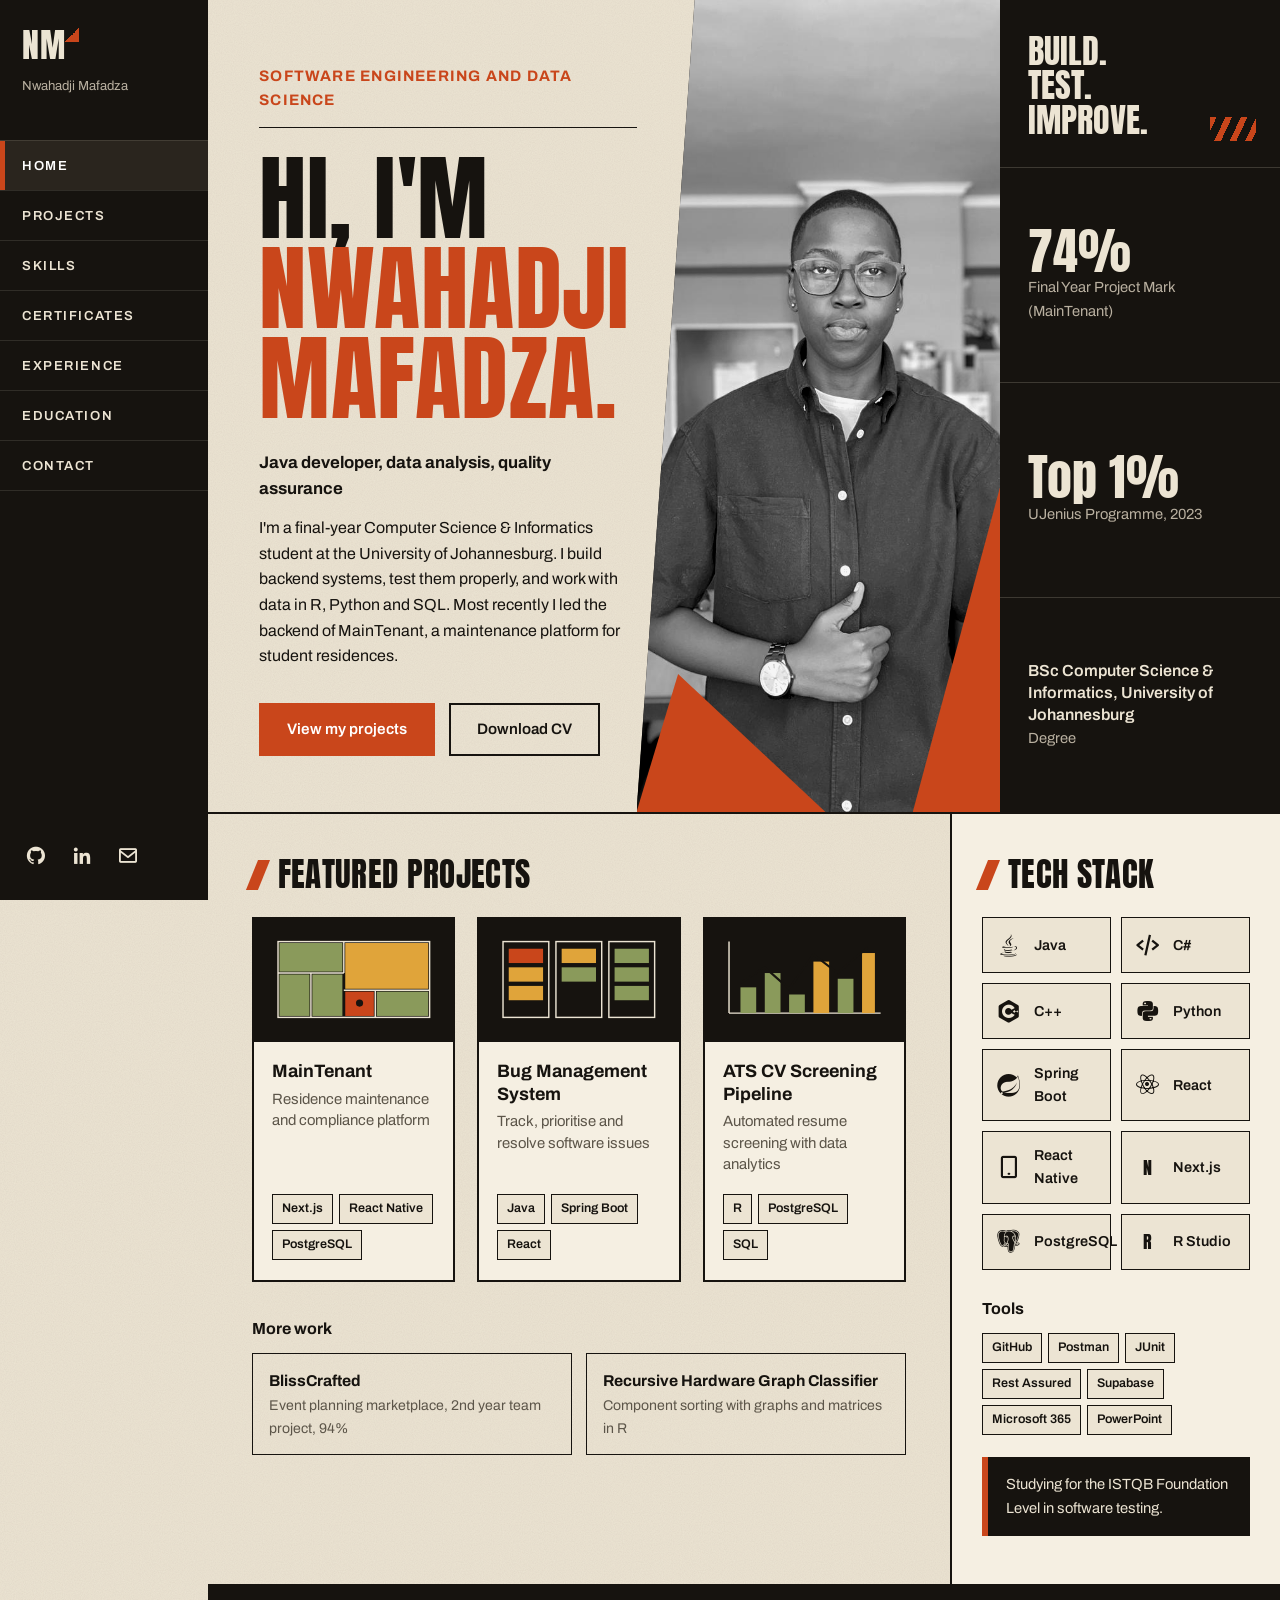
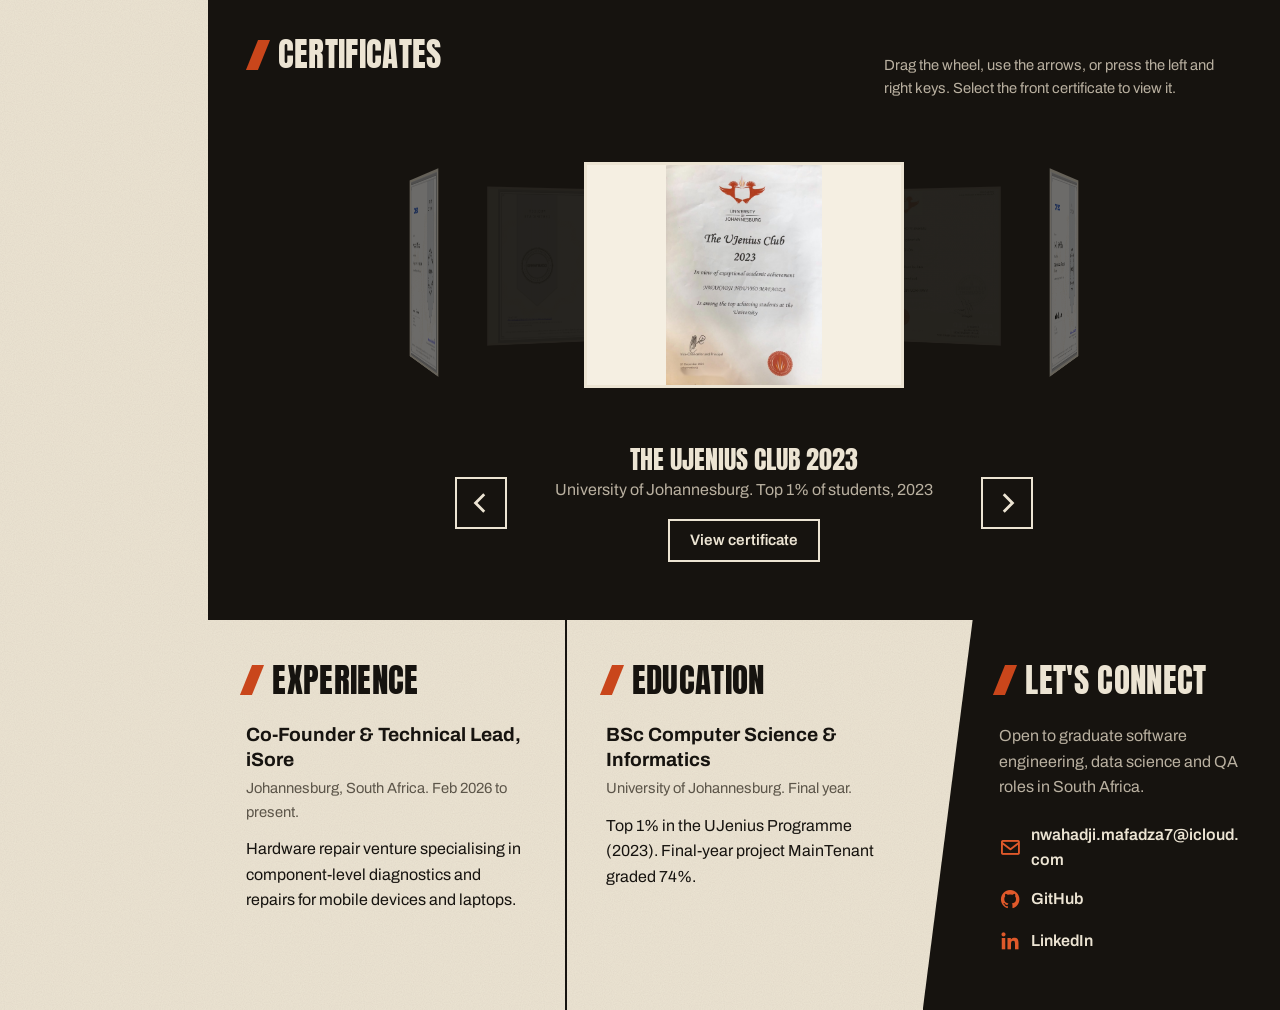
<file: index.html>
<!DOCTYPE html>
<html lang="en">
<head>
    <meta charset="UTF-8">
    <meta name="viewport" content="width=device-width, initial-scale=1.0">
    <title>Nwahadji Mafadza | Software Engineering and Data Science</title>
    <meta name="description" content="Final-year Computer Science & Informatics student at the University of Johannesburg. Java developer, backend lead on MainTenant, with data analysis and QA experience.">
    <link rel="preconnect" href="https://fonts.googleapis.com">
    <link rel="preconnect" href="https://fonts.gstatic.com" crossorigin>
    <link href="https://fonts.googleapis.com/css2?family=Anton&family=Archivo:wght@400;500;600;700&display=swap" rel="stylesheet">
    <link href="https://unpkg.com/boxicons@2.1.4/css/boxicons.min.css" rel="stylesheet">
    <link rel="stylesheet" href="css/style.css">
</head>
<body>
    <a class="skip-link" href="#main">Skip to content</a>

    <!-- ============ Navigation rail ============ -->
    <header class="rail" id="rail">
        <div class="rail-top">
            <a class="brand" href="#home" aria-label="Nwahadji Mafadza, home">
                <span class="brand-mark">NM</span>
                <span class="brand-name">Nwahadji Mafadza</span>
            </a>
            <button class="rail-toggle" id="railToggle" aria-expanded="false" aria-controls="railNav" aria-label="Open menu">
                <span></span><span></span><span></span>
            </button>
        </div>

        <nav class="rail-nav" id="railNav" aria-label="Sections">
            <a href="#home" class="active">Home</a>
            <a href="#projects">Projects</a>
            <a href="#skills">Skills</a>
            <a href="#certificates">Certificates</a>
            <a href="#experience">Experience</a>
            <a href="#education">Education</a>
            <a href="#contact">Contact</a>
        </nav>

        <div class="rail-social">
            <a href="https://github.com/HJ-tech205" target="_blank" rel="noopener" aria-label="GitHub"><i class='bx bxl-github'></i></a>
            <a href="https://www.linkedin.com/in/nduvho-mafadza" target="_blank" rel="noopener" aria-label="LinkedIn"><i class='bx bxl-linkedin'></i></a>
            <a href="mailto:nwahadji.mafadza7@icloud.com" aria-label="Email"><i class='bx bx-envelope'></i></a>
        </div>
    </header>

    <main id="main">

        <!-- ============ Hero ============ -->
        <section class="hero" id="home" aria-labelledby="heroTitle">
            <div class="hero-copy">
                <p class="role-line">Software Engineering and Data Science</p>
                <h1 id="heroTitle">
                    <span class="h1-ink">Hi, I'm</span>
                    <span class="h1-name">Nwahadji<br>Mafadza.</span>
                </h1>
                <p class="skill-line">Java developer, data analysis, quality assurance</p>
                <p class="hero-text">
                    I'm a final-year Computer Science &amp; Informatics student at the University of Johannesburg.
                    I build backend systems, test them properly, and work with data in R, Python and SQL.
                    Most recently I led the backend of MainTenant, a maintenance platform for student residences.
                </p>
                <div class="hero-actions">
                    <a class="btn btn-solid" href="#projects">View my projects</a>
                    <a class="btn btn-line" id="cvButton" href="files/Mafadza_CV_.docx" download hidden>Download CV</a>
                </div>
            </div>

            <div class="hero-photo">
                <img src="images/profile.jpeg" alt="Portrait of Nwahadji Nduvho Mafadza" width="959" height="1280">
                <span class="shape shape-a" aria-hidden="true"></span>
                <span class="shape shape-b" aria-hidden="true"></span>
            </div>

            <aside class="hero-panel" aria-label="Highlights">
                <p class="tagline">Build.<br>Test.<br>Improve.</p>
                <dl class="stats">
                    <div class="stat">
                        <dt>Final Year Project Mark (MainTenant)</dt>
                        <dd>74%</dd>
                    </div>
                    <div class="stat">
                        <dt>UJenius Programme, 2023</dt>
                        <dd>Top 1%</dd>
                    </div>
                    <div class="stat stat-text">
                        <dt>Degree</dt>
                        <dd>BSc Computer Science &amp; Informatics, University of Johannesburg</dd>
                    </div>
                </dl>
            </aside>
        </section>

        <!-- ============ Projects + stack ============ -->
        <div class="showcase">
            <section class="projects" id="projects" aria-labelledby="projectsTitle">
                <h2 class="section-title" id="projectsTitle">Featured projects</h2>

                <div class="card-grid">
                    <button class="project-card" type="button" data-project="maintenant">
                        <span class="card-media" aria-hidden="true">
                            <svg viewBox="0 0 240 130" role="img">
                                <rect x="14" y="12" width="212" height="106" fill="none" stroke="currentColor" stroke-width="2"/>
                                <path d="M14 56h92M106 12v44M106 80h120M150 80v38M60 56v62" fill="none" stroke="currentColor" stroke-width="2"/>
                                <rect x="16" y="14" width="88" height="40" class="fill-ok"/>
                                <rect x="108" y="14" width="116" height="64" class="fill-warn"/>
                                <rect x="16" y="58" width="42" height="58" class="fill-ok"/>
                                <rect x="62" y="58" width="42" height="58" class="fill-ok"/>
                                <rect x="108" y="82" width="40" height="34" class="fill-bad"/>
                                <rect x="152" y="82" width="72" height="34" class="fill-ok"/>
                                <circle cx="128" cy="98" r="5" fill="#16130F"/>
                            </svg>
                        </span>
                        <span class="card-body">
                            <span class="card-title">MainTenant</span>
                            <span class="card-sub">Residence maintenance and compliance platform</span>
                            <span class="tags"><span>Next.js</span><span>React Native</span><span>PostgreSQL</span></span>
                        </span>
                    </button>

                    <button class="project-card" type="button" data-project="bugs">
                        <span class="card-media" aria-hidden="true">
                            <svg viewBox="0 0 240 130" role="img">
                                <g fill="none" stroke="currentColor" stroke-width="2">
                                    <rect x="14" y="12" width="64" height="106"/>
                                    <rect x="88" y="12" width="64" height="106"/>
                                    <rect x="162" y="12" width="64" height="106"/>
                                </g>
                                <rect x="22" y="22" width="48" height="20" class="fill-bad"/>
                                <rect x="22" y="48" width="48" height="20" class="fill-warn"/>
                                <rect x="22" y="74" width="48" height="20" class="fill-warn"/>
                                <rect x="96" y="22" width="48" height="20" class="fill-warn"/>
                                <rect x="96" y="48" width="48" height="20" class="fill-ok"/>
                                <rect x="170" y="22" width="48" height="20" class="fill-ok"/>
                                <rect x="170" y="48" width="48" height="20" class="fill-ok"/>
                                <rect x="170" y="74" width="48" height="20" class="fill-ok"/>
                            </svg>
                        </span>
                        <span class="card-body">
                            <span class="card-title">Bug Management System</span>
                            <span class="card-sub">Track, prioritise and resolve software issues</span>
                            <span class="tags"><span>Java</span><span>Spring Boot</span><span>React</span></span>
                        </span>
                    </button>

                    <button class="project-card" type="button" data-project="ats">
                        <span class="card-media" aria-hidden="true">
                            <svg viewBox="0 0 240 130" role="img">
                                <path d="M14 112h212M14 12v100" fill="none" stroke="currentColor" stroke-width="2"/>
                                <rect x="30" y="76" width="22" height="36" class="fill-ok"/>
                                <rect x="64" y="56" width="22" height="56" class="fill-ok"/>
                                <rect x="98" y="86" width="22" height="26" class="fill-ok"/>
                                <rect x="132" y="40" width="22" height="72" class="fill-warn"/>
                                <rect x="166" y="64" width="22" height="48" class="fill-ok"/>
                                <rect x="200" y="28" width="18" height="84" class="fill-warn"/>
                                <path d="M30 70 64 48 98 78 132 30 166 56 208 20" fill="none" stroke="#16130F" stroke-width="3"/>
                            </svg>
                        </span>
                        <span class="card-body">
                            <span class="card-title">ATS CV Screening Pipeline</span>
                            <span class="card-sub">Automated resume screening with data analytics</span>
                            <span class="tags"><span>R</span><span>PostgreSQL</span><span>SQL</span></span>
                        </span>
                    </button>
                </div>

                <h3 class="more-title">More work</h3>
                <ul class="more-list">
                    <li><button type="button" data-project="blisscrafted"><strong>BlissCrafted</strong><span>Event planning marketplace, 2nd year team project, 94%</span></button></li>
                    <li><button type="button" data-project="graph"><strong>Recursive Hardware Graph Classifier</strong><span>Component sorting with graphs and matrices in R</span></button></li>
                </ul>
            </section>

            <section class="skills" id="skills" aria-labelledby="skillsTitle">
                <h2 class="section-title" id="skillsTitle">Tech stack</h2>
                <ul class="stack-grid">
                    <li><i class='bx bxl-java'></i><span>Java</span></li>
                    <li><i class='bx bx-code-alt'></i><span>C#</span></li>
                    <li><i class='bx bxl-c-plus-plus'></i><span>C++</span></li>
                    <li><i class='bx bxl-python'></i><span>Python</span></li>
                    <li><i class='bx bxl-spring-boot'></i><span>Spring Boot</span></li>
                    <li><i class='bx bxl-react'></i><span>React</span></li>
                    <li><i class='bx bx-mobile-alt'></i><span>React Native</span></li>
                    <li class="wordmark"><b>N</b><span>Next.js</span></li>
                    <li><i class='bx bxl-postgresql'></i><span>PostgreSQL</span></li>
                    <li class="wordmark"><b>R</b><span>R Studio</span></li>
                </ul>
                <h3 class="tools-title">Tools</h3>
                <div class="tags tools">
                    <span>GitHub</span><span>Postman</span><span>JUnit</span><span>Rest Assured</span><span>Supabase</span><span>Microsoft 365</span><span>PowerPoint</span>
                </div>
                <p class="stack-note">Studying for the ISTQB Foundation Level in software testing.</p>
            </section>
        </div>

        <!-- ============ Certificates wheel ============ -->
        <section class="certs" id="certificates" aria-labelledby="certsTitle">
            <div class="certs-head">
                <h2 class="section-title on-dark" id="certsTitle">Certificates</h2>
                <p class="certs-hint">Drag the wheel, use the arrows, or press the left and right keys. Select the front certificate to view it.</p>
            </div>

            <div class="wheel" id="wheel" tabindex="0" aria-roledescription="carousel" aria-label="Certificates wheel">
                <div class="wheel-stage" id="wheelStage">
                    <div class="wheel-ring" id="wheelRing"></div>
                </div>
            </div>

            <div class="wheel-controls">
                <button type="button" class="wheel-btn" id="wheelPrev" aria-label="Previous certificate"><svg viewBox="0 0 24 24" width="26" height="26" aria-hidden="true"><path d="M15 4 7 12l8 8" fill="none" stroke="currentColor" stroke-width="2.6"/></svg></button>
                <div class="wheel-caption" aria-live="polite">
                    <p class="wheel-title" id="wheelTitle"></p>
                    <p class="wheel-meta" id="wheelMeta"></p>
                    <button type="button" class="btn btn-ghost" id="wheelOpen">View certificate</button>
                </div>
                <button type="button" class="wheel-btn" id="wheelNext" aria-label="Next certificate"><svg viewBox="0 0 24 24" width="26" height="26" aria-hidden="true"><path d="m9 4 8 8-8 8" fill="none" stroke="currentColor" stroke-width="2.6"/></svg></button>
            </div>
        </section>

        <!-- ============ Experience, education, contact ============ -->
        <div class="lower">
            <section class="experience" id="experience" aria-labelledby="expTitle">
                <h2 class="section-title" id="expTitle">Experience</h2>
                <article class="job">
                    <h3>Co-Founder &amp; Technical Lead, iSore</h3>
                    <p class="job-meta">Johannesburg, South Africa. Feb 2026 to present.</p>
                    <p>Hardware repair venture specialising in component-level diagnostics and repairs for mobile devices and laptops.</p>
                </article>
            </section>

            <section class="education" id="education" aria-labelledby="eduTitle">
                <h2 class="section-title" id="eduTitle">Education</h2>
                <article class="job">
                    <h3>BSc Computer Science &amp; Informatics</h3>
                    <p class="job-meta">University of Johannesburg. Final year.</p>
                    <p>Top 1% in the UJenius Programme (2023). Final-year project MainTenant graded 74%.</p>
                </article>
            </section>

            <section class="contact" id="contact" aria-labelledby="contactTitle">
                <h2 class="section-title on-dark" id="contactTitle">Let's connect</h2>
                <p>Open to graduate software engineering, data science and QA roles in South Africa.</p>
                <ul class="contact-links">
                    <li><a href="mailto:nwahadji.mafadza7@icloud.com"><i class='bx bx-envelope'></i>nwahadji.mafadza7@icloud.com</a></li>
                    <li><a href="https://github.com/HJ-tech205" target="_blank" rel="noopener"><i class='bx bxl-github'></i>GitHub</a></li>
                    <li><a href="https://www.linkedin.com/in/nduvho-mafadza" target="_blank" rel="noopener"><i class='bx bxl-linkedin'></i>LinkedIn</a></li>
                </ul>
            </section>
        </div>
    </main>

    <!-- ============ Case study window ============ -->
    <dialog class="case" id="caseDialog" aria-labelledby="caseTitle">
        <form method="dialog"><button class="dialog-close" aria-label="Close">Close</button></form>
        <div class="case-inner" id="caseInner"></div>
    </dialog>

    <!-- ============ Certificate viewer ============ -->
    <dialog class="viewer" id="viewerDialog" aria-label="Certificate viewer">
        <form method="dialog"><button class="dialog-close" aria-label="Close">Close</button></form>
        <div class="viewer-inner" id="viewerInner"></div>
    </dialog>

    <script src="js/data.js"></script>
    <script src="js/script.js"></script>
</body>
</html>
</file>
<file: css/style.css>
/* ==========================================================
   Portfolio dashboard
   Ivory paper, near-black panels, burnt orange accent.
   ========================================================== */

:root {
    --ivory: #ece4d3;
    --paper: #f5efe2;
    --ink: #16130f;
    --ink-soft: #2a251e;
    --orange: #c9461b;
    --orange-bright: #e0592a;
    --muted: #5c5549;
    --muted-on-dark: #b9b0a0;
    --line: 2px;

    --ok: #8a9a5b;
    --warn: #e0a43a;
    --bad: #c9461b;

    --rail-w: 208px;
    --display: "Anton", "Impact", "Arial Narrow Bold", sans-serif;
    --body: "Archivo", "Segoe UI", system-ui, -apple-system, Arial, sans-serif;
}

*, *::before, *::after { box-sizing: border-box; }
* { margin: 0; padding: 0; }

html { scroll-behavior: smooth; scroll-padding-top: 24px; }

body {
    font-family: var(--body);
    font-size: 1rem;
    line-height: 1.6;
    color: var(--ink);
    background-color: var(--ivory);
    /* paper grain */
    background-image: url("data:image/svg+xml;utf8,<svg xmlns='http://www.w3.org/2000/svg' width='180' height='180'><filter id='n'><feTurbulence type='fractalNoise' baseFrequency='.9' numOctaves='2' stitchTiles='stitch'/><feColorMatrix values='0 0 0 0 .1  0 0 0 0 .08  0 0 0 0 .05  0 0 0 .07 0'/></filter><rect width='100%' height='100%' filter='url(%23n)'/></svg>");
    overflow-x: hidden;
}

img { display: block; max-width: 100%; }
ul { list-style: none; }
a { color: inherit; }
i.bx { line-height: 1; }

:focus-visible {
    outline: 3px solid var(--orange);
    outline-offset: 3px;
}

.skip-link {
    position: absolute;
    left: 12px;
    top: -60px;
    background: var(--ink);
    color: var(--ivory);
    padding: 10px 16px;
    z-index: 300;
}
.skip-link:focus { top: 12px; }

/* ---------- Headings ---------- */
h1, h2, h3 { font-weight: 400; }

.section-title {
    font-family: var(--display);
    font-size: clamp(1.7rem, 2.6vw, 2.2rem);
    line-height: 1;
    letter-spacing: 0.01em;
    text-transform: uppercase;
    display: flex;
    align-items: center;
    gap: 14px;
    margin-bottom: 26px;
}
.section-title::before {
    content: "";
    width: 12px;
    height: 30px;
    background: var(--orange);
    transform: skewX(-22deg);
    flex: none;
}

/* ---------- Buttons ---------- */
.btn {
    display: inline-block;
    font: 600 0.95rem/1 var(--body);
    padding: 17px 26px;
    border: var(--line) solid var(--ink);
    text-decoration: none;
    cursor: pointer;
    transition: background-color 0.18s, color 0.18s, transform 0.18s;
}
.btn[hidden] { display: none; }
.btn-solid { background: var(--orange); border-color: var(--orange); color: #fff; }
.btn-solid:hover { background: var(--ink); border-color: var(--ink); }
.btn-line { background: transparent; color: var(--ink); }
.btn-line:hover { background: var(--ink); color: var(--ivory); }
.btn-ghost { background: transparent; color: var(--ivory); border-color: var(--ivory); padding: 12px 20px; }
.btn-ghost:hover { background: var(--ivory); color: var(--ink); }

/* ==========================================================
   Navigation rail
   ========================================================== */
.rail {
    position: fixed;
    inset: 0 auto 0 0;
    width: var(--rail-w);
    background: var(--ink);
    color: var(--ivory);
    display: flex;
    flex-direction: column;
    padding: 28px 0 24px;
    z-index: 100;
}

.rail-top { padding: 0 22px; }

.brand {
    display: block;
    text-decoration: none;
}
.brand-mark {
    display: inline-block;
    font-family: var(--display);
    font-size: 2.1rem;
    line-height: 1;
    letter-spacing: 0.02em;
    padding-right: 14px;
    background:
        linear-gradient(135deg, transparent 50%, var(--orange) 50%) right top / 14px 14px no-repeat;
}
.brand-name {
    display: block;
    margin-top: 8px;
    font-size: 0.82rem;
    color: var(--muted-on-dark);
}

.rail-toggle { display: none; }

.rail-nav {
    margin-top: 44px;
    display: flex;
    flex-direction: column;
}
.rail-nav a {
    position: relative;
    padding: 14px 22px;
    font-weight: 600;
    font-size: 0.82rem;
    letter-spacing: 0.12em;
    text-transform: uppercase;
    text-decoration: none;
    color: var(--ivory);
    border-top: 1px solid rgba(236, 228, 211, 0.12);
    transition: background-color 0.18s, color 0.18s;
}
.rail-nav a:last-child { border-bottom: 1px solid rgba(236, 228, 211, 0.12); }
.rail-nav a:hover { background: var(--ink-soft); }
.rail-nav a.active {
    background: var(--ink-soft);
    color: #fff;
}
.rail-nav a.active::before {
    content: "";
    position: absolute;
    left: 0;
    top: 0;
    bottom: 0;
    width: 5px;
    background: var(--orange);
}

.rail-social {
    margin-top: auto;
    display: flex;
    gap: 6px;
    padding: 0 16px;
}
.rail-social a {
    width: 40px;
    height: 40px;
    display: grid;
    place-items: center;
    font-size: 1.35rem;
    text-decoration: none;
    transition: color 0.18s, background-color 0.18s;
}
.rail-social a:hover { color: var(--orange-bright); background: var(--ink-soft); }

/* ==========================================================
   Main column
   ========================================================== */
main {
    margin-left: var(--rail-w);
    min-width: 0;
}

/* ==========================================================
   Hero
   ========================================================== */
.hero {
    display: grid;
    grid-template-columns: minmax(0, 1.12fr) minmax(0, 0.95fr) 280px;
    min-height: 600px;
    border-bottom: var(--line) solid var(--ink);
}

.hero-copy {
    position: relative;
    z-index: 2;
    padding: clamp(36px, 5vw, 64px) 0 56px clamp(28px, 4vw, 56px);
    display: flex;
    flex-direction: column;
    align-items: flex-start;
}

.role-line {
    color: var(--orange);
    font-weight: 700;
    font-size: 0.95rem;
    letter-spacing: 0.08em;
    text-transform: uppercase;
    padding-bottom: 14px;
    margin-bottom: 26px;
    border-bottom: 1px solid var(--ink);
    width: min(100%, 440px);
}

h1 {
    font-family: var(--display);
    text-transform: uppercase;
    font-size: clamp(3.6rem, 7.4vw, 7rem);
    line-height: 0.95;
    letter-spacing: 0.005em;
    margin-bottom: 26px;
    /* the name runs underneath the photo's slanted edge */
    margin-right: -90px;
    position: relative;
    z-index: 3;
}
.h1-ink { display: block; }
.h1-name { display: block; color: var(--orange); }

.skill-line {
    font-weight: 700;
    font-size: 1.05rem;
    margin-bottom: 12px;
}
.hero-text {
    max-width: 52ch;
    color: var(--ink);
    margin-bottom: 34px;
}
.hero-actions { display: flex; flex-wrap: wrap; gap: 14px; }

.hero-photo {
    position: relative;
    background: var(--ink);
    clip-path: polygon(16% 0, 100% 0, 100% 100%, 0 100%);
    overflow: hidden;
    min-height: 420px;
}
.hero-photo img {
    position: absolute;
    inset: 0;
    width: 100%;
    height: 100%;
    object-fit: cover;
    object-position: 50% 26%;
    filter: grayscale(1) contrast(1.12) brightness(0.96);
    transition: filter 0.5s;
}
.hero-photo:hover img { filter: grayscale(0) contrast(1.02) brightness(1); }

.shape { position: absolute; background: var(--orange); }
.shape-a {
    left: 0;
    bottom: 0;
    width: 52%;
    height: 17%;
    clip-path: polygon(0 100%, 100% 100%, 22% 0);
}
.shape-b {
    right: 0;
    bottom: 0;
    width: 24%;
    height: 40%;
    clip-path: polygon(100% 0, 100% 100%, 0 100%);
}

.hero-panel {
    background: var(--ink);
    color: var(--ivory);
    display: flex;
    flex-direction: column;
}
.tagline {
    font-family: var(--display);
    text-transform: uppercase;
    font-size: 2.1rem;
    line-height: 1.02;
    padding: 34px 28px 30px;
    position: relative;
}
.tagline::after {
    content: "";
    position: absolute;
    right: 24px;
    bottom: 26px;
    width: 46px;
    height: 24px;
    background: repeating-linear-gradient(115deg, var(--orange) 0 6px, transparent 6px 14px);
}

.stats { display: flex; flex-direction: column; flex: 1; }
.stat {
    display: flex;
    flex-direction: column-reverse;
    justify-content: center;
    padding: 24px 28px;
    border-top: 1px solid rgba(236, 228, 211, 0.18);
    flex: 1;
}
.stat dt { color: var(--muted-on-dark); font-size: 0.92rem; }
.stat dd {
    font-family: var(--display);
    font-size: 3.1rem;
    line-height: 1;
}
.stat-text dd {
    font-family: var(--body);
    font-size: 1rem;
    font-weight: 600;
    line-height: 1.4;
}

/* ==========================================================
   Projects + stack
   ========================================================== */
.showcase {
    display: grid;
    grid-template-columns: minmax(0, 1fr) 330px;
    border-bottom: var(--line) solid var(--ink);
}

.projects { padding: 44px clamp(24px, 3.4vw, 48px) 48px; }
.skills {
    padding: 44px 30px 48px;
    border-left: var(--line) solid var(--ink);
    background: var(--paper);
}

.card-grid {
    display: grid;
    grid-template-columns: repeat(3, minmax(0, 1fr));
    gap: 22px;
}

.project-card {
    display: flex;
    flex-direction: column;
    text-align: left;
    font: inherit;
    color: inherit;
    background: var(--paper);
    border: var(--line) solid var(--ink);
    cursor: pointer;
    transition: transform 0.18s, box-shadow 0.18s;
}
.project-card:hover,
.project-card:focus-visible {
    transform: translate(-4px, -4px);
    box-shadow: 6px 6px 0 var(--ink);
}

.card-media {
    display: block;
    background: var(--ink);
    color: var(--ivory);
    padding: 14px;
    border-bottom: var(--line) solid var(--ink);
}
.card-media svg { display: block; width: 100%; height: auto; }
.fill-ok { fill: var(--ok); }
.fill-warn { fill: var(--warn); }
.fill-bad { fill: var(--bad); }

.card-body {
    display: flex;
    flex-direction: column;
    gap: 6px;
    padding: 18px 18px 20px;
    flex: 1;
}
.card-title { font-weight: 700; font-size: 1.12rem; line-height: 1.25; }
.card-sub { color: var(--muted); font-size: 0.93rem; line-height: 1.45; }

.tags { display: flex; flex-wrap: wrap; gap: 6px; margin-top: auto; padding-top: 12px; }
.tags span {
    font-size: 0.78rem;
    font-weight: 600;
    padding: 4px 9px;
    border: 1px solid var(--ink);
    background: var(--ivory);
}

.more-title {
    font-weight: 700;
    font-size: 1rem;
    margin: 34px 0 12px;
}
.more-list { display: grid; grid-template-columns: repeat(2, minmax(0, 1fr)); gap: 14px; }
.more-list button {
    width: 100%;
    display: flex;
    flex-direction: column;
    gap: 2px;
    text-align: left;
    font: inherit;
    color: inherit;
    background: transparent;
    border: 1px solid var(--ink);
    padding: 14px 16px;
    cursor: pointer;
    transition: background-color 0.18s;
}
.more-list button:hover { background: var(--paper); }
.more-list strong { font-size: 0.98rem; }
.more-list span { color: var(--muted); font-size: 0.88rem; }

/* tech stack tiles */
.stack-grid {
    display: grid;
    grid-template-columns: repeat(2, minmax(0, 1fr));
    gap: 10px;
}
.stack-grid li {
    display: flex;
    align-items: center;
    gap: 12px;
    padding: 12px 12px;
    border: 1px solid var(--ink);
    background: var(--ivory);
    font-weight: 600;
    font-size: 0.9rem;
    min-height: 56px;
}
.stack-grid i { font-size: 1.7rem; color: var(--ink); flex: none; }
.stack-grid .wordmark b {
    font-family: var(--display);
    font-weight: 400;
    font-size: 1.15rem;
    min-width: 1.7rem;
    text-align: center;
    flex: none;
}
.stack-grid .wordmark b { color: var(--ink); }

.tools-title { font-weight: 700; font-size: 1rem; margin: 26px 0 4px; }
.tools { margin-top: 0; padding-top: 8px; }

.stack-note {
    margin-top: 22px;
    padding: 16px 18px;
    background: var(--ink);
    color: var(--ivory);
    border-left: 6px solid var(--orange);
    font-size: 0.92rem;
}

/* ==========================================================
   Certificates wheel
   ========================================================== */
.certs {
    background: var(--ink);
    color: var(--ivory);
    padding: 52px clamp(24px, 3.4vw, 48px) 56px;
    overflow: hidden;
    border-bottom: var(--line) solid var(--ink);
}
.certs-head {
    display: flex;
    align-items: baseline;
    justify-content: space-between;
    gap: 24px;
    flex-wrap: wrap;
}
.certs-hint { color: var(--muted-on-dark); font-size: 0.92rem; max-width: 44ch; margin-bottom: 26px; }
.section-title.on-dark { color: var(--ivory); }

.wheel {
    --card-w: 320px;
    --card-h: 226px;
    position: relative;
    outline-offset: 6px;
    touch-action: pan-y;
    cursor: grab;
}
.wheel.dragging { cursor: grabbing; }

.wheel-stage {
    height: calc(var(--card-h) + 70px);
    perspective: 1500px;
    perspective-origin: 50% 40%;
    display: flex;
    align-items: center;
    justify-content: center;
    user-select: none;
    -webkit-user-select: none;
}

.wheel-ring {
    position: relative;
    width: var(--card-w);
    height: var(--card-h);
    transform-style: preserve-3d;
    transition: transform 0.75s cubic-bezier(0.22, 0.8, 0.24, 1);
}
.wheel.dragging .wheel-ring { transition: none; }

.cert-card {
    position: absolute;
    inset: 0;
    transition: opacity 0.5s, filter 0.5s;
}

.cert-face {
    position: relative;
    width: 100%;
    height: 100%;
    display: flex;
    flex-direction: column;
    justify-content: space-between;
    padding: 20px 22px;
    background: var(--paper);
    color: var(--ink);
    border: 3px solid var(--ivory);
    outline: 1px solid var(--ink);
    outline-offset: -9px;
    text-align: left;
    font: inherit;
    cursor: pointer;
    overflow: hidden;
}
.cert-face::after {
    /* corner flag */
    content: "";
    position: absolute;
    right: 0;
    top: 0;
    width: 54px;
    height: 54px;
    background: linear-gradient(225deg, var(--orange) 50%, transparent 50%);
}
.cert-label { font-size: 0.78rem; font-weight: 700; letter-spacing: 0.1em; text-transform: uppercase; color: var(--muted); padding: 6px 0 0 8px; }
.cert-name { font-family: var(--display); text-transform: uppercase; font-size: 1.7rem; line-height: 1.05; padding: 0 8px; }
.cert-issuer { font-size: 0.88rem; font-weight: 600; padding: 0 8px 6px; }
.cert-face:has(img)::after { display: none; }
.cert-face img { position: absolute; inset: 0; width: 100%; height: 100%; object-fit: contain; background: var(--paper); }

.cert-face.is-empty {
    background: transparent;
    color: var(--muted-on-dark);
    border: 2px dashed rgba(236, 228, 211, 0.4);
    outline: none;
    align-items: center;
    justify-content: center;
    text-align: center;
    gap: 8px;
}
.cert-face.is-empty::after { display: none; }
.cert-face.is-empty i { font-size: 2.2rem; }
.cert-face.is-empty .cert-label { padding: 0; }

.wheel-controls {
    display: flex;
    align-items: center;
    justify-content: center;
    gap: clamp(16px, 4vw, 48px);
    margin-top: 22px;
}
.wheel-btn {
    width: 52px;
    height: 52px;
    display: grid;
    place-items: center;
    background: transparent;
    color: var(--ivory);
    border: var(--line) solid var(--ivory);
    font-size: 1.8rem;
    cursor: pointer;
    flex: none;
    transition: background-color 0.18s, color 0.18s;
}
.wheel-btn:hover { background: var(--orange); border-color: var(--orange); color: #fff; }

.wheel-caption { text-align: center; min-width: 0; max-width: 420px; }
.wheel-title { font-family: var(--display); text-transform: uppercase; font-size: 1.6rem; line-height: 1.1; }
.wheel-meta { color: var(--muted-on-dark); margin: 4px 0 16px; min-height: 1.6em; }

/* ==========================================================
   Experience, education, contact
   ========================================================== */
.lower {
    display: grid;
    grid-template-columns: repeat(3, minmax(0, 1fr));
}
.experience, .education { padding: 44px clamp(24px, 3vw, 40px) 52px; }
.education { border-left: var(--line) solid var(--ink); }
.contact {
    background: var(--ink);
    color: var(--ivory);
    padding: 44px clamp(24px, 3vw, 40px) 52px;
    clip-path: polygon(14% 0, 100% 0, 100% 100%, 0 100%);
    padding-left: clamp(48px, 6vw, 80px);
}
.contact p { color: var(--muted-on-dark); max-width: 34ch; }
.contact-links { margin-top: 22px; display: flex; flex-direction: column; gap: 12px; }
.contact-links a {
    display: inline-flex;
    align-items: center;
    gap: 10px;
    text-decoration: none;
    font-weight: 600;
    border-bottom: 1px solid transparent;
    overflow-wrap: anywhere;
}
.contact-links a:hover { border-bottom-color: var(--orange-bright); }
.contact-links i { font-size: 1.4rem; color: var(--orange-bright); flex: none; }

.job h3 { font-size: 1.2rem; font-weight: 700; line-height: 1.3; margin-bottom: 4px; }
.job-meta { color: var(--muted); font-size: 0.92rem; margin-bottom: 12px; }

/* ==========================================================
   Dialogs
   ========================================================== */
dialog {
    border: var(--line) solid var(--ink);
    background: var(--paper);
    color: var(--ink);
    padding: 0;
    max-width: min(760px, calc(100vw - 32px));
    width: 100%;
    max-height: calc(100vh - 40px);
    margin: auto;
    overflow: auto;
}
dialog::backdrop { background: rgba(22, 19, 15, 0.72); }
dialog[open] { animation: pop 0.22s ease-out; }
@keyframes pop {
    from { opacity: 0; transform: translateY(14px); }
    to { opacity: 1; transform: none; }
}

.dialog-close {
    position: absolute;
    top: 14px;
    right: 14px;
    z-index: 2;
    font: 700 0.88rem var(--body);
    padding: 9px 16px;
    background: var(--ink);
    color: var(--ivory);
    border: 0;
    cursor: pointer;
}
.dialog-close:hover { background: var(--orange); }

.case-inner { padding: 44px clamp(22px, 4vw, 44px) 40px; }
.case-inner h2 {
    font-family: var(--display);
    text-transform: uppercase;
    font-size: clamp(2rem, 5vw, 3rem);
    line-height: 1;
    padding-right: 90px;
}
.case-sub { font-weight: 700; margin-top: 8px; }
.case-meta { color: var(--muted); margin-top: 4px; }
.case-inner h3 {
    font-weight: 700;
    font-size: 1rem;
    margin: 26px 0 8px;
    padding-top: 14px;
    border-top: 1px solid var(--ink);
}
.case-inner ul { padding-left: 20px; list-style: square; }
.case-inner li { margin-bottom: 8px; }
.case-inner li::marker { color: var(--orange); }
.case-inner .tags { padding-top: 0; margin-top: 0; }
.case-links { display: flex; flex-wrap: wrap; gap: 12px; margin-top: 22px; }

.viewer { max-width: min(900px, calc(100vw - 32px)); background: var(--ink); border-color: var(--ink); }
.viewer-inner { padding: 56px clamp(16px, 4vw, 40px) 36px; color: var(--ivory); text-align: center; }
.viewer-inner img { margin: 0 auto; max-height: 68vh; width: auto; background: var(--paper); }
.viewer-inner .cert-face { max-width: 560px; height: 390px; margin: 0 auto; cursor: default; }
.viewer-inner .cert-name { font-size: 2.3rem; }
.viewer-title { font-family: var(--display); text-transform: uppercase; font-size: 1.8rem; margin-top: 22px; }
.viewer-meta { color: var(--muted-on-dark); margin-top: 4px; }

/* ==========================================================
   Responsive
   ========================================================== */
@media (max-width: 1240px) {
    .hero { grid-template-columns: minmax(0, 1.1fr) minmax(0, 0.9fr) 250px; }
    h1 { margin-right: -60px; }
    .showcase { grid-template-columns: minmax(0, 1fr); }
    .skills { border-left: 0; border-top: var(--line) solid var(--ink); }
    .stack-grid { grid-template-columns: repeat(auto-fill, minmax(170px, 1fr)); }
    .lower { grid-template-columns: repeat(2, minmax(0, 1fr)); }
    .contact { grid-column: 1 / -1; clip-path: none; padding-left: clamp(24px, 3vw, 40px); }
    .education { border-left: var(--line) solid var(--ink); }
}

@media (max-width: 980px) {
    /* rail becomes a top bar */
    .rail {
        position: sticky;
        top: 0;
        inset: auto;
        width: 100%;
        padding: 0;
    }
    .rail-top {
        display: flex;
        align-items: center;
        justify-content: space-between;
        padding: 12px 18px;
    }
    .brand { display: flex; align-items: center; gap: 12px; }
    .brand-mark { font-size: 1.7rem; }
    .brand-name { margin: 0; }

    .rail-toggle {
        display: grid;
        gap: 5px;
        place-content: center;
        width: 46px;
        height: 46px;
        background: transparent;
        border: 1px solid rgba(236, 228, 211, 0.4);
        cursor: pointer;
    }
    .rail-toggle span { display: block; width: 22px; height: 2px; background: var(--ivory); transition: transform 0.2s, opacity 0.2s; }
    .rail-toggle[aria-expanded="true"] span:nth-child(1) { transform: translateY(7px) rotate(45deg); }
    .rail-toggle[aria-expanded="true"] span:nth-child(2) { opacity: 0; }
    .rail-toggle[aria-expanded="true"] span:nth-child(3) { transform: translateY(-7px) rotate(-45deg); }

    .rail-nav, .rail-social { display: none; }
    .rail.open .rail-nav { display: flex; margin-top: 0; }
    .rail.open .rail-social { display: flex; padding: 12px 14px; }

    main { margin-left: 0; }
    html { scroll-padding-top: 76px; }

    .hero { grid-template-columns: minmax(0, 1fr) minmax(0, 1fr); min-height: 0; }
    .hero-copy { grid-column: 1 / -1; padding: 40px 22px 34px; }
    h1 { margin-right: 0; font-size: clamp(3.4rem, 14vw, 6rem); }
    .hero-photo { clip-path: none; min-height: 360px; }
    .hero-panel { min-width: 0; }
    .tagline { font-size: 1.7rem; padding: 26px 22px 22px; }
    .stat { padding: 16px 22px; }
    .stat dd { font-size: 2.4rem; }
    .stat-text dd { font-size: 1rem; }

    .card-grid { grid-template-columns: repeat(2, minmax(0, 1fr)); }
    .lower { grid-template-columns: minmax(0, 1fr); }
    .education { border-left: 0; border-top: var(--line) solid var(--ink); }
}

@media (max-width: 640px) {
    .hero { grid-template-columns: minmax(0, 1fr); }
    .hero-photo { min-height: 380px; }
    .card-grid, .more-list { grid-template-columns: minmax(0, 1fr); }
    .wheel { --card-w: 250px; --card-h: 180px; }
    .cert-name { font-size: 1.4rem; }
    .wheel-btn { width: 46px; height: 46px; }
    .btn { padding: 15px 20px; }
}

@media (prefers-reduced-motion: reduce) {
    html { scroll-behavior: auto; }
    *, *::before, *::after { transition-duration: 0.01ms !important; animation-duration: 0.01ms !important; }
}
</file>
